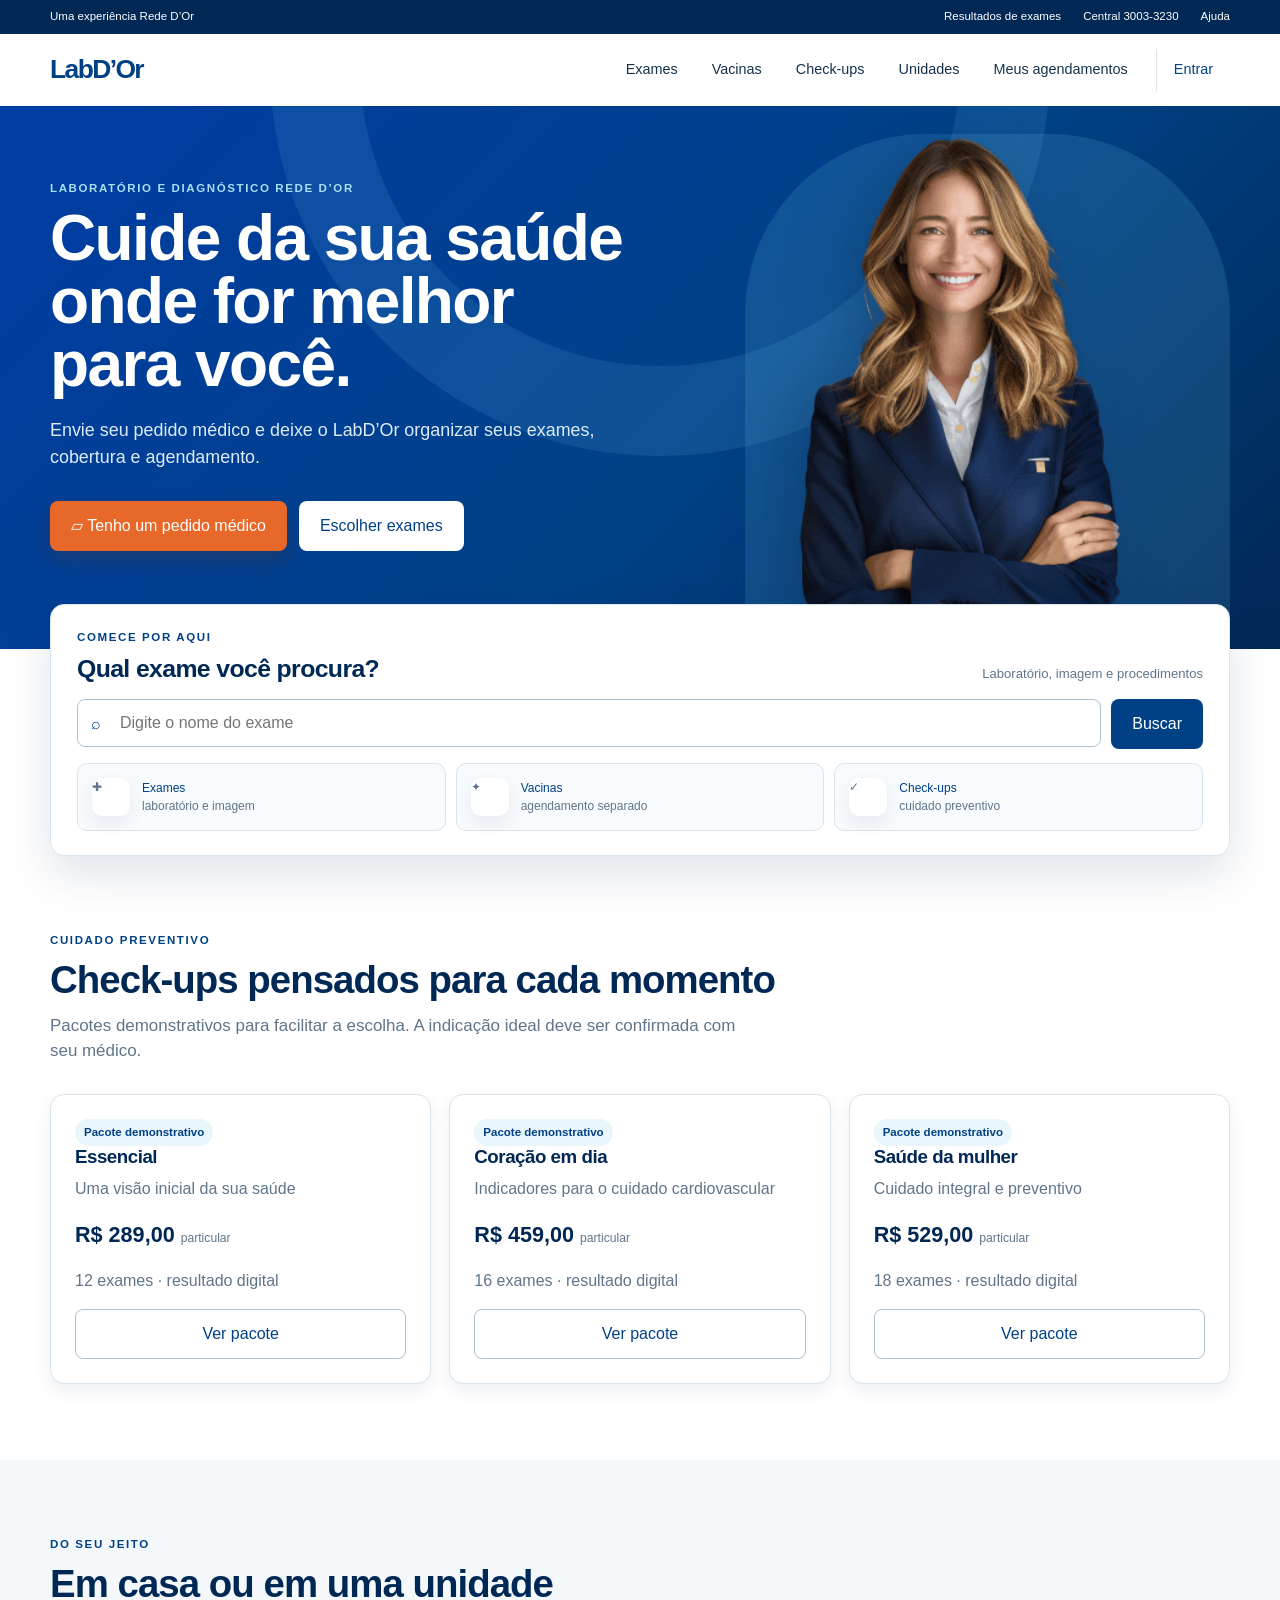
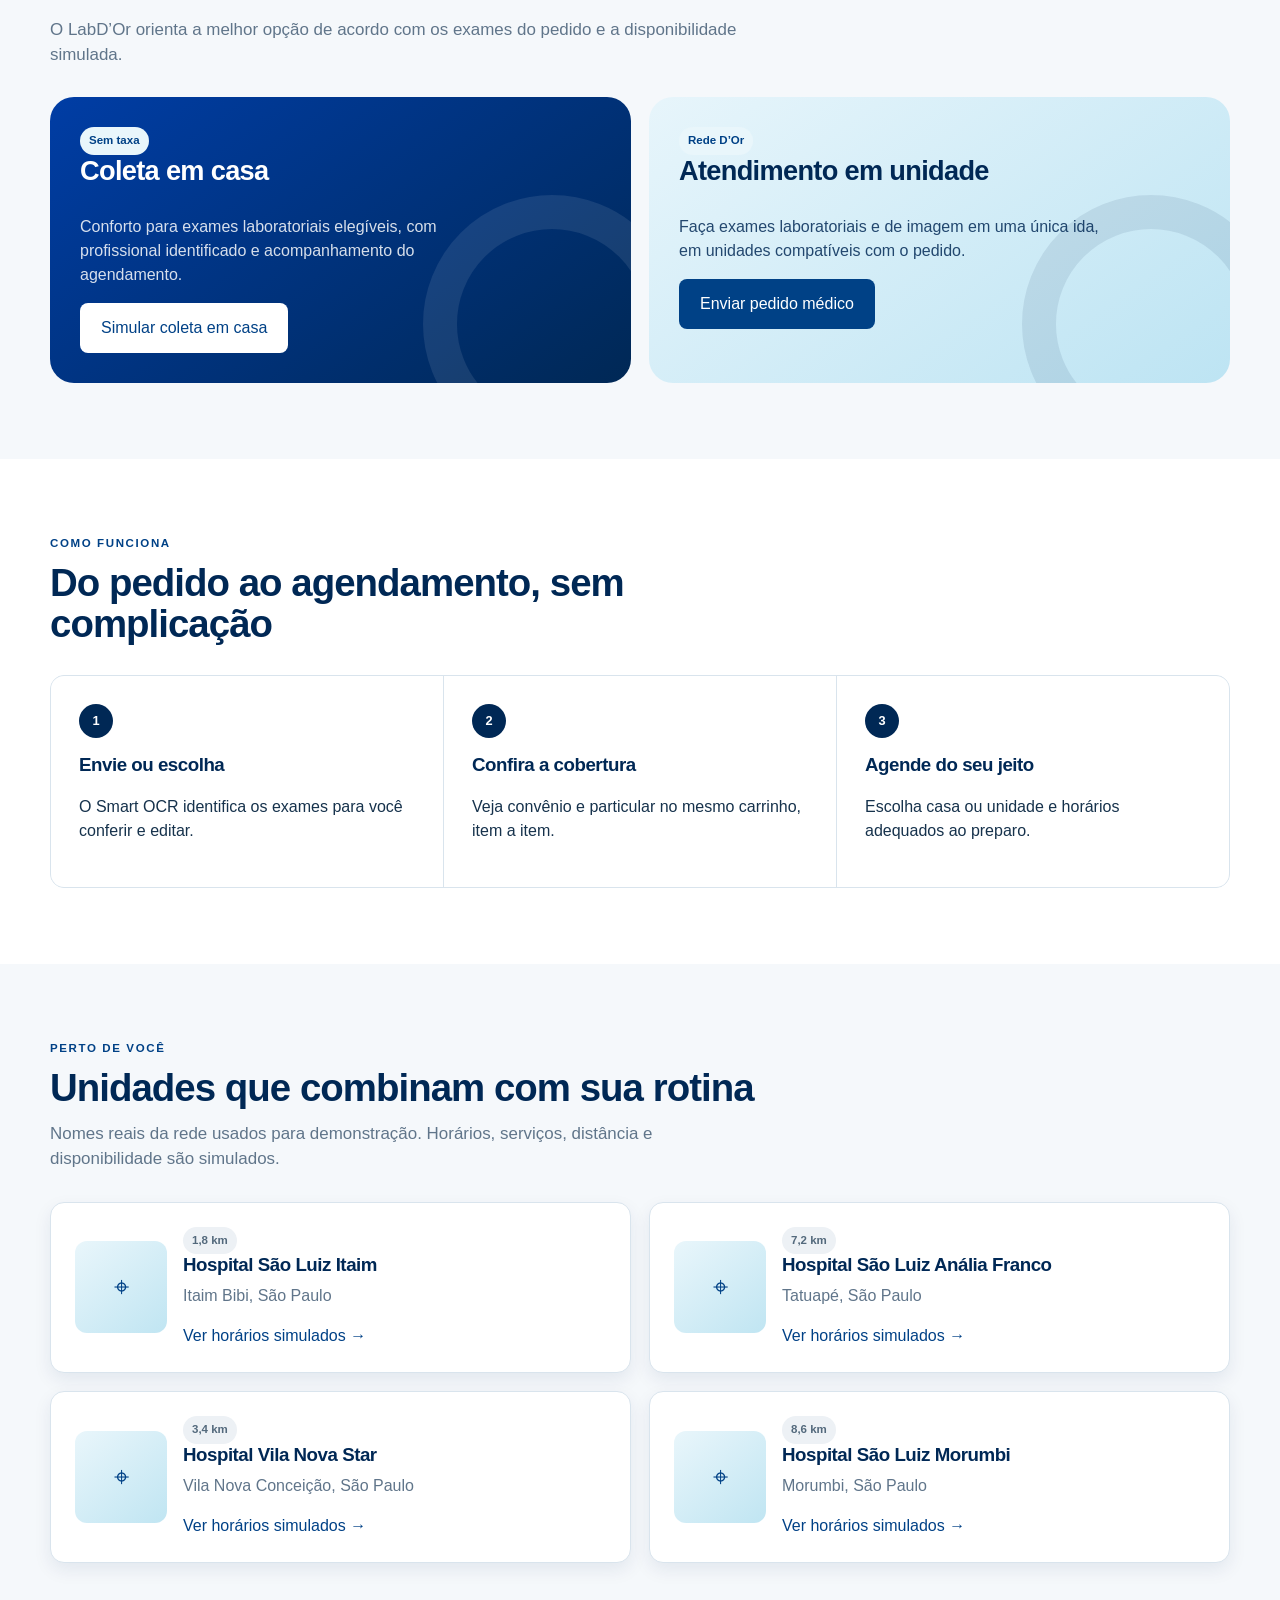
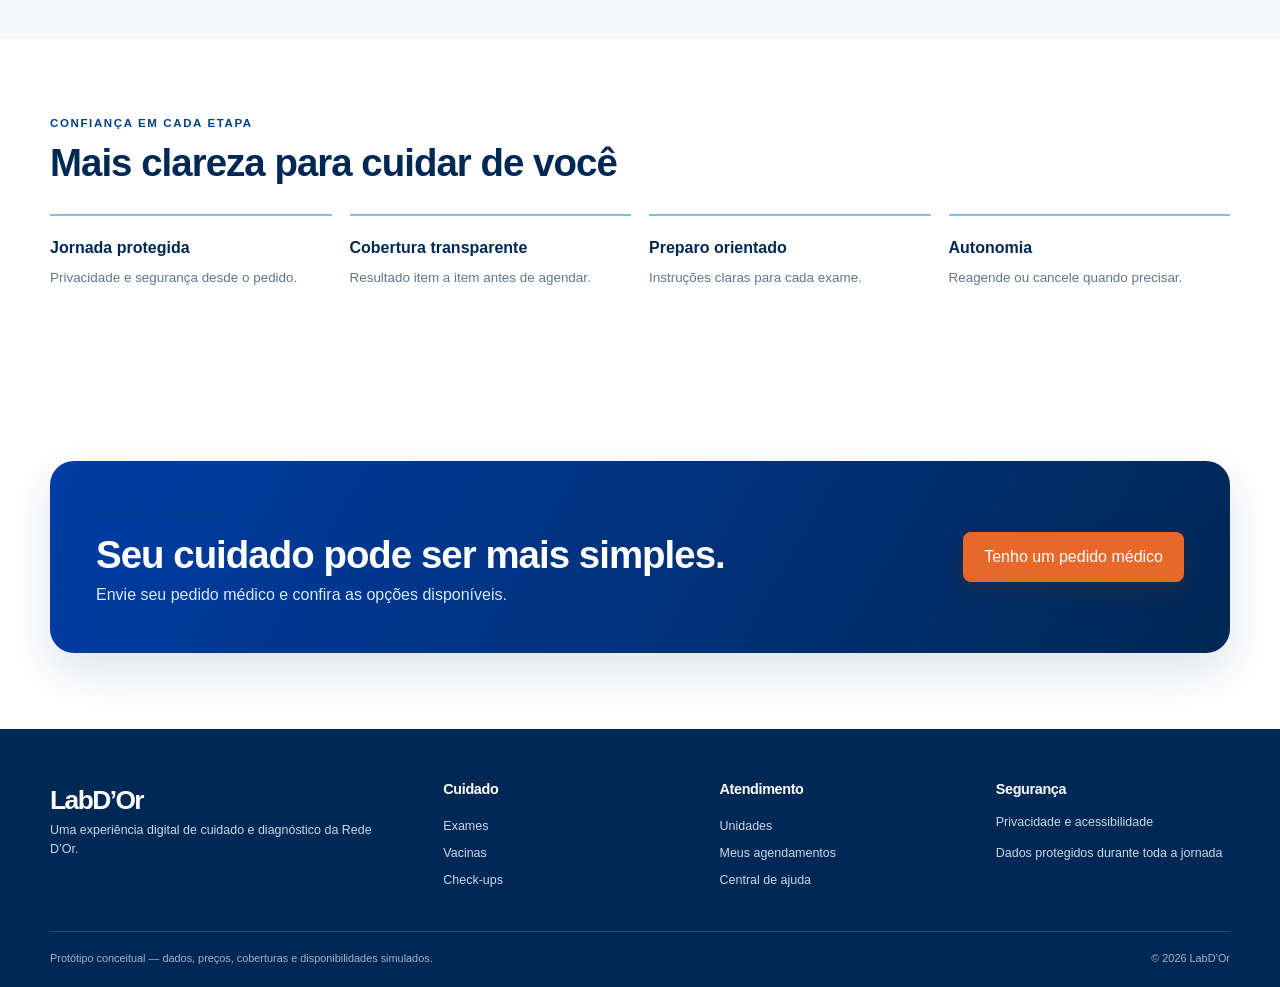
<file: index.html>
<!doctype html>
<html lang="pt-BR">
<head>
  <meta charset="UTF-8">
  <meta name="viewport" content="width=device-width, initial-scale=1.0">
  <meta name="theme-color" content="#002855">
  <meta name="description" content="Protótipo navegável LabD’Or — e-commerce de exames, check-ups e vacinas.">
  <title>LabD’Or — Cuide da sua saúde do seu jeito</title>
  <link rel="stylesheet" href="styles.css">
</head>
<body>
  <a class="skip-link" href="#main-content">Ir para o conteúdo</a>
  <header class="site-header" id="site-header">
    <div class="utility-bar">
      <div class="shell utility-content">
        <span>Uma experiência Rede D’Or</span>
        <nav aria-label="Links de atendimento">
          <button class="link-button" data-action="go-appointments">Resultados de exames</button>
          <span>Central 3003-3230</span>
          <button class="link-button" data-action="show-help">Ajuda</button>
        </nav>
      </div>
    </div>
    <div class="shell main-nav">
      <button class="wordmark" data-action="go-home" aria-label="Ir para a página inicial">LabD’Or</button>
      <button class="menu-toggle" data-action="toggle-menu" aria-expanded="false" aria-controls="primary-nav">
        <span></span><span></span><span></span><span class="sr-only">Abrir menu</span>
      </button>
      <nav id="primary-nav" class="primary-nav" aria-label="Navegação principal">
        <button data-action="choose-exams">Exames</button>
        <button data-action="go-vaccines">Vacinas</button>
        <button data-action="scroll-home" data-target="checkups">Check-ups</button>
        <button data-action="scroll-home" data-target="units">Unidades</button>
        <button data-action="go-appointments">Meus agendamentos</button>
        <button class="nav-login" data-action="start-auth">Entrar</button>
      </nav>
    </div>
  </header>

  <main id="main-content" tabindex="-1"></main>

  <div id="toast" class="toast" role="status" aria-live="polite"></div>
  <div id="modal-root"></div>

  <footer class="site-footer" id="site-footer">
    <div class="shell footer-grid">
      <div>
        <div class="footer-wordmark">LabD’Or</div>
        <p>Uma experiência digital de cuidado e diagnóstico da Rede D’Or.</p>
      </div>
      <div>
        <h3>Cuidado</h3>
        <button data-action="choose-exams">Exames</button>
        <button data-action="go-vaccines">Vacinas</button>
        <button data-action="scroll-home" data-target="checkups">Check-ups</button>
      </div>
      <div>
        <h3>Atendimento</h3>
        <button data-action="scroll-home" data-target="units">Unidades</button>
        <button data-action="go-appointments">Meus agendamentos</button>
        <button data-action="show-help">Central de ajuda</button>
      </div>
      <div>
        <h3>Segurança</h3>
        <p>Privacidade e acessibilidade</p>
        <p>Dados protegidos durante toda a jornada</p>
      </div>
    </div>
    <div class="shell footer-bottom">
      <span>Protótipo conceitual — dados, preços, coberturas e disponibilidades simulados.</span>
      <span>© 2026 LabD’Or</span>
    </div>
  </footer>

  <script src="app.js"></script>
</body>
</html>
</file>
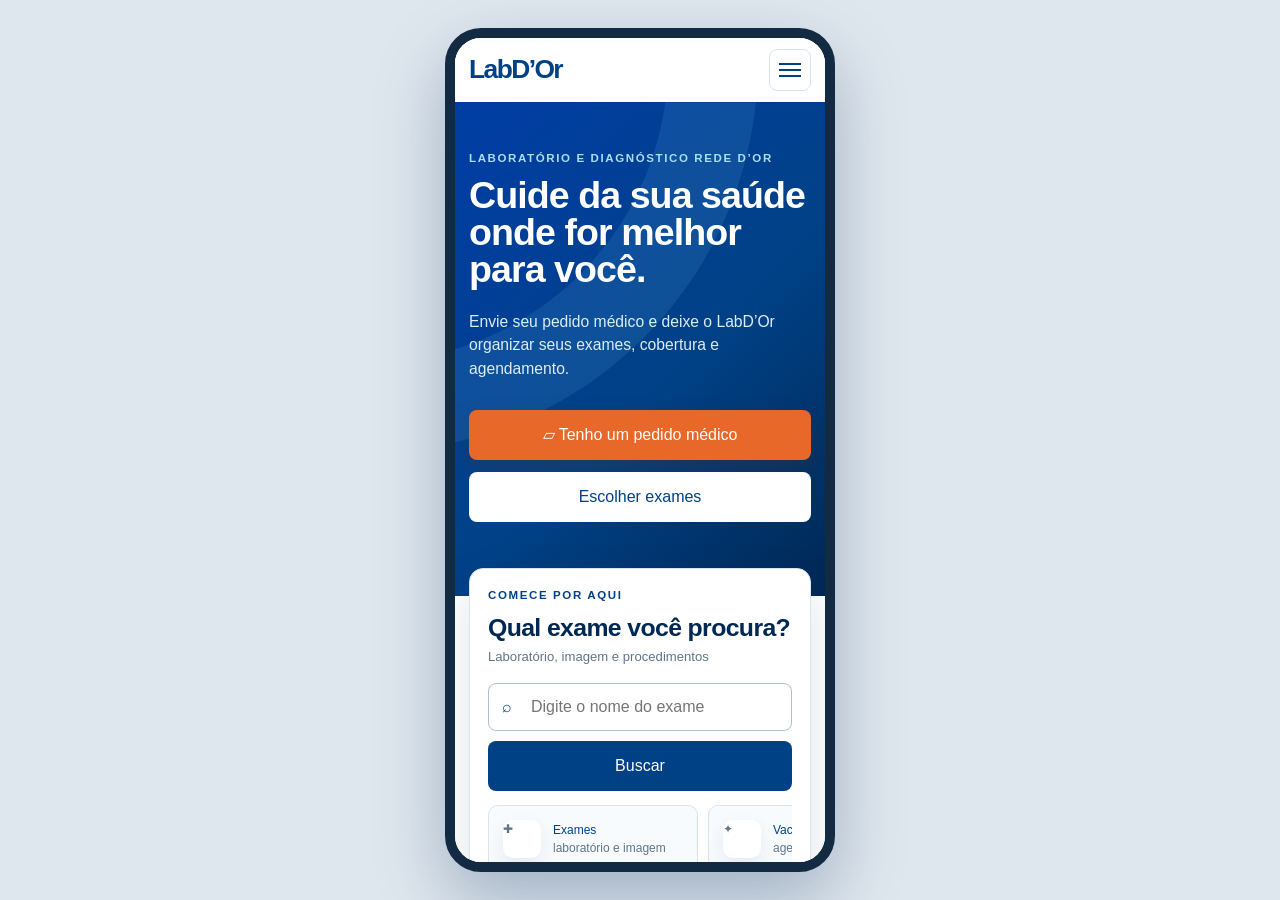
<file: mobile-preview.html>
<!doctype html>
<html lang="pt-BR">
<head>
  <meta charset="UTF-8">
  <meta name="viewport" content="width=device-width, initial-scale=1">
  <title>LabD’Or — visualização mobile</title>
  <style>
    * { box-sizing: border-box; }
    body { margin: 0; min-height: 100vh; display: grid; place-items: center; padding: 24px; background: #dfe7ee; font-family: sans-serif; }
    .device { width: 390px; max-width: 100%; height: min(844px, calc(100vh - 48px)); overflow: hidden; border: 10px solid #132b42; border-radius: 36px; background: white; box-shadow: 0 28px 70px rgba(0,40,85,.28); }
    iframe { width: 100%; height: 100%; display: block; border: 0; }
  </style>
</head>
<body>
  <div class="device"><iframe src="index.html" title="Protótipo LabD’Or em viewport mobile"></iframe></div>
</body>
</html>
</file>
<file: styles.css>
:root {
  --navy: #002855;
  --blue: #004186;
  --royal: #003da5;
  --sky: #71c5e8;
  --sky-soft: #e9f6fb;
  --orange: #e8682a;
  --orange-dark: #c94f16;
  --ink: #16324c;
  --muted: #60758a;
  --line: #d9e4ed;
  --surface: #f5f8fb;
  --white: #ffffff;
  --success: #087a55;
  --success-soft: #e8f7f1;
  --warning: #a45a00;
  --warning-soft: #fff5e7;
  --danger: #b42318;
  --danger-soft: #fff0ee;
  --shadow-sm: 0 7px 18px rgba(0, 40, 85, 0.08);
  --shadow-md: 0 18px 46px rgba(0, 40, 85, 0.13);
  --radius-sm: 8px;
  --radius: 14px;
  --radius-lg: 24px;
  --max: 1180px;
  --font: Gotham, "Avenir Next", "Trebuchet MS", Helvetica, sans-serif;
}

* { box-sizing: border-box; }
html { scroll-behavior: smooth; }
body { margin: 0; color: var(--ink); background: var(--white); font-family: var(--font); font-size: 16px; line-height: 1.5; }
button, input, select { font: inherit; }
button { cursor: pointer; }
button:not(.wordmark), button:not(.wordmark) strong { font-weight: 500 !important; }
img { display: block; max-width: 100%; }
h1, h2, h3, h4, p { margin-top: 0; }
h1, h2, h3 { color: var(--navy); letter-spacing: -0.025em; }
h1 { font-size: clamp(2.35rem, 5vw, 4.8rem); line-height: 0.98; }
h2 { font-size: clamp(1.8rem, 3vw, 2.8rem); line-height: 1.08; }
h3 { line-height: 1.2; }
.shell { width: min(calc(100% - 40px), var(--max)); margin-inline: auto; }
.section { padding: 76px 0; }
.section-soft { background: var(--surface); }
.section-blue { background: var(--navy); color: var(--white); }
.section-blue h2, .section-blue h3 { color: var(--white); }
.eyebrow { display: block; margin-bottom: 10px; color: var(--blue); font-size: .72rem; font-weight: 800; letter-spacing: .14em; text-transform: uppercase; }
.section-blue .eyebrow, .hero .eyebrow { color: #a9def3; }
.lede { max-width: 700px; color: var(--muted); font-size: 1.06rem; }
.section-blue .lede { color: #d8eaf7; }
.sr-only { position: absolute; width: 1px; height: 1px; padding: 0; margin: -1px; overflow: hidden; clip: rect(0,0,0,0); white-space: nowrap; border: 0; }
.skip-link { position: fixed; top: 8px; left: 8px; z-index: 9999; transform: translateY(-150%); padding: 10px 14px; background: var(--white); color: var(--navy); border-radius: 6px; }
.skip-link:focus { transform: translateY(0); }

.site-header { position: sticky; top: 0; z-index: 100; background: var(--white); box-shadow: 0 1px 0 rgba(0,40,85,.1); }
.utility-bar { background: var(--navy); color: var(--white); font-size: .72rem; }
.utility-content { min-height: 34px; display: flex; align-items: center; justify-content: space-between; gap: 20px; }
.utility-content nav { display: flex; align-items: center; gap: 22px; }
.link-button { padding: 0; color: inherit; border: 0; background: none; }
.main-nav { min-height: 72px; display: flex; align-items: center; justify-content: space-between; gap: 28px; }
.wordmark, .footer-wordmark { color: var(--blue); font-weight: 800; font-size: 1.65rem; letter-spacing: -.06em; }
.wordmark { border: 0; background: transparent; padding: 0; }
.primary-nav { display: flex; align-items: center; gap: 22px; }
.primary-nav button { border: 0; background: none; color: var(--ink); font-size: .9rem; font-weight: 700; }
.primary-nav button:hover { color: var(--blue); }
.primary-nav .nav-login { padding: 10px 17px; border-left: 1px solid var(--line); color: var(--blue); }
.menu-toggle { display: none; width: 42px; height: 42px; padding: 9px; border: 1px solid var(--line); border-radius: 8px; background: var(--white); }
.menu-toggle span:not(.sr-only) { display: block; width: 100%; height: 2px; margin: 4px 0; background: var(--blue); }

.hero { position: relative; overflow: hidden; background: linear-gradient(135deg, var(--royal) 0%, var(--blue) 57%, var(--navy) 100%); color: var(--white); }
.hero::before { content: ""; position: absolute; width: 600px; height: 600px; right: 18%; top: -430px; border: 90px solid rgba(113,197,232,.12); border-radius: 50%; }
.hero-grid { min-height: 520px; display: grid; grid-template-columns: 1.12fr .88fr; align-items: stretch; }
.hero-copy { position: relative; z-index: 2; display: flex; flex-direction: column; justify-content: center; padding: 74px 54px 98px 0; }
.hero h1 { max-width: 690px; margin-bottom: 22px; color: var(--white); }
.hero-copy p { max-width: 590px; margin-bottom: 30px; color: #ddecf7; font-size: 1.12rem; }
.hero-actions { display: flex; flex-wrap: wrap; gap: 12px; }
.hero-dora { position: relative; min-height: 520px; align-self: stretch; overflow: hidden; }
.hero-dora::before { content: ""; position: absolute; inset: 28px 0 0 34px; border-radius: 180px 180px 0 0; background: rgba(113,197,232,.15); }
.hero-dora img { position: absolute; left: 50%; bottom: 0; width: min(360px, 92%); max-width: 100%; height: auto; transform: translateX(-50%); object-fit: contain; object-position: center bottom; filter: drop-shadow(-18px 12px 30px rgba(0,20,55,.26)); }
.btn { min-height: 48px; display: inline-flex; align-items: center; justify-content: center; gap: 9px; padding: 12px 20px; border: 1px solid transparent; border-radius: var(--radius-sm); font-weight: 500; text-decoration: none; transition: transform .18s ease, box-shadow .18s ease, background .18s ease; }
.btn:hover { transform: translateY(-1px); }
.btn:focus-visible, button:focus-visible, input:focus-visible, select:focus-visible { outline: 3px solid var(--sky); outline-offset: 3px; }
.btn-primary { background: var(--orange); color: var(--white); box-shadow: 0 9px 22px rgba(109,45,12,.24); }
.btn-primary:hover { background: var(--orange-dark); }
.btn-secondary { background: var(--white); color: var(--blue); }
.btn-blue { background: var(--blue); color: var(--white); }
.btn-ghost { border-color: #aec1d2; background: transparent; color: var(--blue); }
.btn-danger { background: var(--danger-soft); color: var(--danger); }
.btn-small { min-height: 36px; padding: 7px 12px; font-size: .82rem; }
.btn-block { width: 100%; }

.search-zone { position: relative; z-index: 4; margin-top: -45px; }
.search-panel { padding: 24px 26px; background: var(--white); border: 1px solid var(--line); border-radius: var(--radius); box-shadow: var(--shadow-md); }
.search-heading { display: flex; align-items: end; justify-content: space-between; gap: 20px; margin-bottom: 16px; }
.search-heading h2 { margin: 0; font-size: 1.55rem; }
.search-heading p { margin: 0; color: var(--muted); font-size: .82rem; }
.search-row { display: grid; grid-template-columns: 1fr auto; gap: 10px; }
.input-wrap { position: relative; }
.input-wrap .icon { position: absolute; left: 14px; top: 50%; transform: translateY(-50%); color: var(--blue); }
.input { width: 100%; min-height: 48px; padding: 11px 14px; border: 1px solid #aec1d2; border-radius: var(--radius-sm); background: var(--white); color: var(--ink); }
.input.with-icon { padding-left: 42px; }
.search-suggestions { position: absolute; left: 0; right: 0; top: calc(100% + 6px); z-index: 20; display: none; padding: 8px; background: var(--white); border: 1px solid var(--line); border-radius: var(--radius-sm); box-shadow: var(--shadow-md); }
.search-suggestions.is-open { display: block; }
.suggestion { width: 100%; display: flex; align-items: center; justify-content: space-between; padding: 11px; border: 0; border-radius: 6px; background: transparent; color: var(--ink); text-align: left; }
.suggestion:hover { background: var(--sky-soft); }
.category-grid { display: grid; grid-template-columns: repeat(3, 1fr); gap: 10px; margin-top: 14px; }
.category-tile { display: flex; align-items: center; gap: 12px; padding: 14px; border: 1px solid var(--line); border-radius: 10px; background: #f8fbfd; color: var(--ink); text-align: left; }
.category-tile:hover { border-color: var(--sky); background: var(--sky-soft); }
.category-icon { width: 38px; height: 38px; flex: 0 0 auto; display: grid; place-items: center; border-radius: 10px; background: var(--white); color: var(--blue); box-shadow: var(--shadow-sm); }
.category-tile strong { display: block; color: var(--blue); }
.category-tile span { display: block; color: var(--muted); font-size: .75rem; }

.cards { display: grid; grid-template-columns: repeat(3, 1fr); gap: 18px; }
.card { position: relative; padding: 24px; border: 1px solid var(--line); border-radius: var(--radius); background: var(--white); box-shadow: var(--shadow-sm); }
.card-interactive { transition: transform .18s ease, box-shadow .18s ease, border-color .18s ease; }
.card-interactive:hover { transform: translateY(-3px); border-color: var(--sky); box-shadow: var(--shadow-md); }
.card h3 { margin-bottom: 8px; }
.card p { color: var(--muted); }
.card-price { margin: 18px 0; color: var(--navy); font-size: 1.35rem; font-weight: 800; }
.card-price small { font-size: .76rem; font-weight: 500; color: var(--muted); }
.chip { display: inline-flex; align-items: center; gap: 6px; padding: 5px 9px; border-radius: 999px; background: var(--sky-soft); color: var(--blue); font-size: .72rem; font-weight: 800; }
.chip-success { background: var(--success-soft); color: var(--success); }
.chip-warning { background: var(--warning-soft); color: var(--warning); }
.chip-neutral { background: #edf1f5; color: #53697c; }
.section-heading { max-width: 770px; margin-bottom: 30px; }
.section-heading h2 { margin-bottom: 12px; }
.steps-home { display: grid; grid-template-columns: repeat(3, 1fr); gap: 1px; overflow: hidden; border: 1px solid var(--line); border-radius: var(--radius); background: var(--line); }
.step-home { padding: 28px; background: var(--white); }
.step-number { width: 34px; height: 34px; display: grid; place-items: center; margin-bottom: 16px; border-radius: 50%; background: var(--navy); color: var(--white); font-size: .8rem; font-weight: 800; }
.mode-grid, .unit-preview-grid, .benefit-grid { display: grid; grid-template-columns: repeat(2, 1fr); gap: 18px; }
.mode-card { min-height: 265px; padding: 30px; border-radius: var(--radius-lg); color: var(--white); background: linear-gradient(145deg,var(--royal),var(--navy)); overflow: hidden; position: relative; }
.mode-card.light { background: linear-gradient(145deg,#e7f5fb,#bde4f3); color: var(--navy); }
.mode-card h3 { color: inherit; font-size: 1.7rem; }
.mode-card p { max-width: 430px; color: inherit; opacity: .84; }
.mode-card::after { content: ""; position: absolute; width: 190px; height: 190px; right: -50px; bottom: -70px; border: 34px solid currentColor; border-radius: 50%; opacity: .09; }
.unit-card { display: grid; grid-template-columns: 92px 1fr; gap: 16px; align-items: center; }
.unit-art { height: 92px; display: grid; place-items: center; border-radius: 12px; background: linear-gradient(140deg,var(--sky-soft),#c0e5f2); color: var(--blue); font-size: 1.7rem; }
.trust-row { display: grid; grid-template-columns: repeat(4, 1fr); gap: 18px; }
.trust-item { padding: 20px 0; border-top: 2px solid var(--sky); }
.trust-item strong { display: block; color: var(--navy); margin-bottom: 5px; }
.trust-item span { color: var(--muted); font-size: .84rem; }
.cta-panel { display: flex; align-items: center; justify-content: space-between; gap: 30px; padding: 46px; border-radius: var(--radius-lg); background: linear-gradient(120deg,var(--royal),var(--navy)); color: var(--white); box-shadow: var(--shadow-md); }
.cta-panel h2 { margin: 0 0 8px; color: var(--white); }
.cta-panel p { margin: 0; color: #d8eaf7; }

.flow-page { min-height: 680px; background: var(--surface); padding: 38px 0 70px; }
.flow-shell { width: min(calc(100% - 40px), 1080px); margin-inline: auto; }
.flow-top { display: flex; align-items: center; justify-content: space-between; gap: 20px; margin-bottom: 24px; }
.flow-top p { margin: 0; color: var(--muted); font-size: .82rem; }
.progress-track { flex: 1; height: 6px; overflow: hidden; border-radius: 999px; background: #dce5ed; }
.progress-bar { height: 100%; border-radius: inherit; background: linear-gradient(90deg,var(--royal),var(--sky)); transition: width .35s ease; }
.flow-layout { display: grid; grid-template-columns: minmax(0, 1fr) 300px; gap: 22px; align-items: start; }
.flow-card { padding: 34px; border: 1px solid var(--line); border-radius: var(--radius-lg); background: var(--white); box-shadow: var(--shadow-sm); }
.flow-card h1 { margin-bottom: 12px; font-size: clamp(1.9rem,4vw,2.8rem); line-height: 1.08; }
.flow-card > p { color: var(--muted); }
.flow-summary { position: sticky; top: 126px; padding: 22px; border: 1px solid var(--line); border-radius: var(--radius); background: var(--white); box-shadow: var(--shadow-sm); }
.flow-summary h3 { margin-bottom: 14px; font-size: 1rem; }
.summary-list { display: grid; gap: 12px; margin: 0; padding: 0; list-style: none; }
.summary-list li { display: flex; justify-content: space-between; gap: 12px; padding-bottom: 10px; border-bottom: 1px solid var(--line); font-size: .8rem; }
.summary-list span { color: var(--muted); }
.summary-list strong { color: var(--ink); text-align: right; }
.flow-actions { display: flex; justify-content: space-between; gap: 12px; margin-top: 30px; padding-top: 22px; border-top: 1px solid var(--line); }
.drop-zone { min-height: 260px; display: grid; place-items: center; padding: 28px; border: 2px dashed #9fb7c8; border-radius: var(--radius); background: #f8fbfd; text-align: center; }
.drop-icon { width: 72px; height: 72px; display: grid; place-items: center; margin: 0 auto 16px; border-radius: 22px; background: var(--sky-soft); color: var(--blue); font-size: 2rem; }
.drop-zone input { position: absolute; opacity: 0; pointer-events: none; }
.upload-options { display: flex; justify-content: center; gap: 10px; margin-top: 15px; }
.file-ready { display: flex; align-items: center; gap: 14px; padding: 14px; border: 1px solid var(--line); border-radius: 10px; background: var(--white); }
.file-ready strong, .file-ready span { display: block; }
.file-ready span { color: var(--muted); font-size: .78rem; }
.loading-stage { min-height: 350px; display: grid; place-items: center; text-align: center; }
.scanner { width: 190px; height: 230px; position: relative; overflow: hidden; margin: 0 auto 24px; border-radius: 10px; background: repeating-linear-gradient(#fff 0 22px,#e9eef3 23px 24px); box-shadow: var(--shadow-md); transform: rotate(-2deg); }
.scanner::before { content: ""; position: absolute; left: 0; right: 0; height: 4px; background: var(--sky); box-shadow: 0 0 18px var(--sky); animation: scan 1.8s ease-in-out infinite; }
@keyframes scan { 0%,100% { top: 10%; } 50% { top: 88%; } }
.skeleton-row { height: 48px; margin: 10px 0; border-radius: 8px; background: linear-gradient(90deg,#edf2f6 25%,#f8fafc 45%,#edf2f6 65%); background-size: 200% 100%; animation: shimmer 1.4s infinite; }
@keyframes shimmer { to { background-position: -200% 0; } }
.exam-list { display: grid; gap: 10px; margin-top: 20px; }
.exam-row { display: grid; grid-template-columns: 1fr auto; gap: 16px; align-items: center; padding: 15px 16px; border: 1px solid var(--line); border-radius: 10px; background: var(--white); }
.exam-row h3 { margin: 0 0 4px; font-size: 1rem; }
.exam-row p { margin: 0; color: var(--muted); font-size: .78rem; }
.row-actions { display: flex; gap: 7px; }
.icon-btn { min-width: 36px; height: 36px; padding: 0 9px; border: 1px solid var(--line); border-radius: 8px; background: var(--white); color: var(--blue); }
.icon-btn:hover { background: var(--sky-soft); }
.add-exam { margin-top: 18px; padding: 18px; border-radius: 12px; background: var(--surface); }
.add-row { display: grid; grid-template-columns: 1fr auto; gap: 8px; }
.choice-grid { display: grid; grid-template-columns: repeat(2, 1fr); gap: 14px; margin-top: 22px; }
.choice-card { min-height: 150px; padding: 22px; border: 2px solid var(--line); border-radius: var(--radius); background: var(--white); color: var(--ink); text-align: left; }
.choice-card:hover, .choice-card.is-selected { border-color: var(--royal); background: #f0f5ff; }
.choice-card.is-selected { box-shadow: inset 0 0 0 1px var(--royal); }
.choice-card strong { display: block; margin-bottom: 7px; color: var(--navy); font-size: 1.05rem; }
.choice-card span { color: var(--muted); font-size: .82rem; }
.form-grid { display: grid; grid-template-columns: repeat(2, 1fr); gap: 14px; margin-top: 22px; }
.field { display: grid; gap: 7px; }
.field.full { grid-column: 1 / -1; }
.field label { color: var(--ink); font-size: .78rem; font-weight: 800; }
.select { min-height: 48px; padding: 10px 13px; border: 1px solid #aec1d2; border-radius: 8px; background: var(--white); color: var(--ink); }
.info-banner { display: flex; align-items: flex-start; gap: 12px; margin: 20px 0; padding: 16px; border-left: 4px solid var(--sky); border-radius: 6px; background: var(--sky-soft); color: var(--ink); }
.info-banner strong { display: block; margin-bottom: 3px; color: var(--blue); }
.info-banner p { margin: 0; font-size: .82rem; color: #466780; }
.warning-banner { border-left-color: #e08a1e; background: var(--warning-soft); }
.success-banner { border-left-color: var(--success); background: var(--success-soft); }
.coverage-list { display: grid; gap: 10px; margin-top: 22px; }
.coverage-item { display: grid; grid-template-columns: 1fr auto; gap: 14px; align-items: center; padding: 16px; border: 1px solid var(--line); border-radius: 10px; }
.coverage-item h3 { margin: 0 0 5px; font-size: .98rem; }
.coverage-item p { margin: 0; color: var(--muted); font-size: .78rem; }
.coverage-price { text-align: right; }
.coverage-price strong { display: block; color: var(--navy); }
.price-total { display: flex; justify-content: space-between; align-items: end; margin-top: 18px; padding: 20px; border-radius: 12px; background: var(--navy); color: var(--white); }
.price-total strong { font-size: 1.7rem; }
.unit-list { display: grid; gap: 12px; margin-top: 20px; }
.unit-choice { width: 100%; display: grid; grid-template-columns: 52px 1fr auto; align-items: center; gap: 14px; padding: 16px; border: 2px solid var(--line); border-radius: 12px; background: var(--white); color: var(--ink); text-align: left; }
.unit-choice:hover, .unit-choice.is-selected { border-color: var(--royal); background: #f5f8ff; }
.unit-choice .distance { color: var(--blue); font-size: .78rem; font-weight: 800; }
.calendar-strip { display: grid; grid-template-columns: repeat(5, 1fr); gap: 8px; margin: 20px 0; }
.date-btn { padding: 12px 7px; border: 1px solid var(--line); border-radius: 10px; background: var(--white); color: var(--ink); }
.date-btn strong, .date-btn span { display: block; }
.date-btn span { font-size: .72rem; color: var(--muted); }
.date-btn.is-selected { border-color: var(--royal); background: var(--royal); color: var(--white); }
.date-btn.is-selected span { color: #dce8ff; }
.time-grid { display: grid; grid-template-columns: repeat(5, 1fr); gap: 9px; }
.time-btn { padding: 12px 8px; border: 1px solid #aec1d2; border-radius: 8px; background: var(--white); color: var(--blue); font-weight: 800; }
.time-btn:hover, .time-btn.is-selected { border-color: var(--royal); background: var(--royal); color: var(--white); }
.time-btn.recommended { box-shadow: inset 0 -3px 0 var(--sky); }
.cart-section { margin-top: 22px; }
.cart-group { margin-bottom: 18px; border: 1px solid var(--line); border-radius: 12px; overflow: hidden; }
.cart-group-title { display: flex; justify-content: space-between; padding: 12px 16px; background: var(--surface); font-size: .8rem; font-weight: 800; color: var(--blue); }
.cart-line { display: grid; grid-template-columns: 1fr auto; gap: 12px; padding: 14px 16px; border-top: 1px solid var(--line); }
.cart-line:first-of-type { border-top: 0; }
.cart-line strong { font-size: .9rem; }
.cart-line span { display: block; color: var(--muted); font-size: .75rem; }
.checkout-total { display: flex; justify-content: space-between; align-items: center; margin-top: 18px; padding-top: 18px; border-top: 2px solid var(--navy); }
.checkout-total strong { color: var(--navy); font-size: 1.65rem; }
.success-mark { width: 86px; height: 86px; display: grid; place-items: center; margin-bottom: 22px; border-radius: 50%; background: var(--success-soft); color: var(--success); font-size: 2.4rem; }
.confirmation-grid { display: grid; grid-template-columns: repeat(2,1fr); gap: 10px; margin-top: 22px; }
.confirmation-item { padding: 14px; border-radius: 10px; background: var(--surface); }
.confirmation-item span { display: block; color: var(--muted); font-size: .72rem; }
.confirmation-item strong { display: block; margin-top: 3px; color: var(--ink); }

.appointments-hero, .vaccine-hero { padding: 60px 0 42px; background: linear-gradient(135deg,var(--navy),var(--royal)); color: var(--white); }
.appointments-hero h1, .vaccine-hero h1 { max-width: 760px; margin-bottom: 12px; color: var(--white); }
.appointments-hero p, .vaccine-hero p { max-width: 680px; color: #d7e9f6; }
.appointment-card { overflow: hidden; padding: 0; }
.appointment-status { display: flex; justify-content: space-between; align-items: center; gap: 18px; padding: 18px 22px; background: var(--surface); }
.appointment-body { padding: 24px; }
.timeline { display: grid; grid-template-columns: repeat(4,1fr); margin: 24px 0; }
.timeline-step { position: relative; padding-top: 25px; color: var(--muted); font-size: .72rem; text-align: center; }
.timeline-step::before { content: ""; position: absolute; top: 5px; left: 50%; width: 14px; height: 14px; z-index: 2; border: 3px solid var(--white); border-radius: 50%; background: #bcc9d3; box-shadow: 0 0 0 1px #bcc9d3; }
.timeline-step::after { content: ""; position: absolute; top: 11px; left: 0; width: 100%; height: 2px; background: #d8e2e9; }
.timeline-step:first-child::after { left: 50%; width: 50%; }
.timeline-step:last-child::after { width: 50%; }
.timeline-step.done::before, .timeline-step.current::before { background: var(--success); box-shadow: 0 0 0 1px var(--success); }
.timeline-step.done::after { background: var(--success); }
.action-grid { display: grid; grid-template-columns: repeat(3,1fr); gap: 9px; }
.vaccine-grid { display: grid; grid-template-columns: repeat(3,1fr); gap: 18px; }
.vaccine-card { display: flex; flex-direction: column; }
.vaccine-card .btn { margin-top: auto; }

.toast { position: fixed; right: 24px; bottom: 24px; z-index: 300; max-width: 360px; transform: translateY(120px); opacity: 0; padding: 14px 18px; border-radius: 10px; background: var(--navy); color: var(--white); box-shadow: var(--shadow-md); transition: .28s ease; }
.toast.is-visible { transform: translateY(0); opacity: 1; }
.modal-backdrop { position: fixed; inset: 0; z-index: 250; display: grid; place-items: center; padding: 20px; background: rgba(0,24,52,.66); }
.modal { width: min(100%, 520px); padding: 30px; border-radius: var(--radius-lg); background: var(--white); box-shadow: 0 24px 80px rgba(0,20,45,.34); }
.modal h2 { margin-bottom: 10px; }
.modal p { color: var(--muted); }
.modal-actions { display: flex; justify-content: flex-end; gap: 10px; margin-top: 22px; }

.site-footer { padding: 52px 0 20px; background: var(--navy); color: #d7e7f4; }
.footer-grid { display: grid; grid-template-columns: 1.5fr repeat(3,1fr); gap: 42px; }
.footer-wordmark { color: var(--white); }
.site-footer h3 { color: var(--white); font-size: .9rem; }
.site-footer p, .site-footer button { color: #c7d9e7; font-size: .78rem; }
.site-footer button { display: block; padding: 4px 0; border: 0; background: none; }
.footer-bottom { display: flex; justify-content: space-between; gap: 20px; margin-top: 38px; padding-top: 18px; border-top: 1px solid rgba(255,255,255,.16); color: #9fb7ca; font-size: .68rem; }

@media (max-width: 900px) {
  .utility-content > span { display: none; }
  .utility-content { justify-content: flex-end; }
  .menu-toggle { display: block; }
  .primary-nav { position: absolute; left: 0; right: 0; top: 106px; display: none; flex-direction: column; align-items: stretch; gap: 0; padding: 12px 20px 22px; background: var(--white); border-top: 1px solid var(--line); box-shadow: var(--shadow-md); }
  .primary-nav.is-open { display: flex; }
  .primary-nav button { padding: 13px 4px; text-align: left; border-bottom: 1px solid var(--line); }
  .hero-grid { grid-template-columns: 1fr .62fr; }
  .hero-copy { padding-right: 20px; }
  .flow-layout { grid-template-columns: 1fr; }
  .flow-summary { position: static; order: -1; }
  .summary-list { grid-template-columns: repeat(2,1fr); }
  .cards, .vaccine-grid { grid-template-columns: repeat(2,1fr); }
  .trust-row { grid-template-columns: repeat(2,1fr); }
  .footer-grid { grid-template-columns: repeat(2,1fr); }
}

@media (max-width: 680px) {
  .shell, .flow-shell { width: min(calc(100% - 28px), var(--max)); }
  .utility-bar { display: none; }
  .site-header { position: sticky; }
  .main-nav { min-height: 64px; }
  .primary-nav { top: 64px; }
  .hero-grid { min-height: auto; display: block; }
  .hero-copy { min-height: 480px; padding: 48px 0 74px; }
  .hero-copy p { font-size: .98rem; }
  .hero-dora { display: none; }
  .hero-actions { flex-direction: column; }
  .hero-actions .btn { width: 100%; }
  .search-zone { margin-top: -28px; }
  .search-panel { padding: 18px; }
  .search-heading { display: block; }
  .search-heading p { margin-top: 6px; }
  .search-row { grid-template-columns: 1fr; }
  .category-grid, .cards, .steps-home, .mode-grid, .unit-preview-grid, .benefit-grid, .vaccine-grid { grid-template-columns: 1fr; }
  .category-grid { display: flex; overflow-x: auto; padding-bottom: 3px; }
  .category-tile { min-width: 210px; }
  .section { padding: 54px 0; }
  .mode-card { min-height: 230px; }
  .trust-row { grid-template-columns: 1fr 1fr; }
  .cta-panel { display: block; padding: 30px 24px; }
  .cta-panel .btn { width: 100%; margin-top: 20px; }
  .flow-page { padding-top: 24px; }
  .flow-card { padding: 24px 18px; border-radius: 16px; }
  .flow-top { align-items: flex-start; }
  .flow-top > div:first-child { min-width: 78px; }
  .flow-summary { padding: 16px; }
  .summary-list { grid-template-columns: 1fr; gap: 7px; }
  .summary-list li { padding-bottom: 7px; }
  .choice-grid, .form-grid, .confirmation-grid { grid-template-columns: 1fr; }
  .field.full { grid-column: auto; }
  .flow-actions { position: sticky; bottom: 0; z-index: 20; margin: 26px -18px -24px; padding: 14px 18px; background: rgba(255,255,255,.96); box-shadow: 0 -8px 22px rgba(0,40,85,.08); }
  .flow-actions .btn { flex: 1; }
  .calendar-strip { grid-template-columns: repeat(5,72px); overflow-x: auto; }
  .time-grid { grid-template-columns: repeat(3,1fr); }
  .unit-choice { grid-template-columns: 44px 1fr; }
  .unit-choice .distance { grid-column: 2; }
  .action-grid { grid-template-columns: 1fr 1fr; }
  .footer-grid { grid-template-columns: 1fr 1fr; gap: 28px; }
  .footer-grid > div:first-child { grid-column: 1 / -1; }
  .footer-bottom { display: block; }
  .footer-bottom span { display: block; margin-top: 6px; }
  .toast { left: 14px; right: 14px; bottom: 14px; max-width: none; }
}

@media (prefers-reduced-motion: reduce) {
  *, *::before, *::after { scroll-behavior: auto !important; animation-duration: .01ms !important; animation-iteration-count: 1 !important; transition-duration: .01ms !important; }
}
</file>
